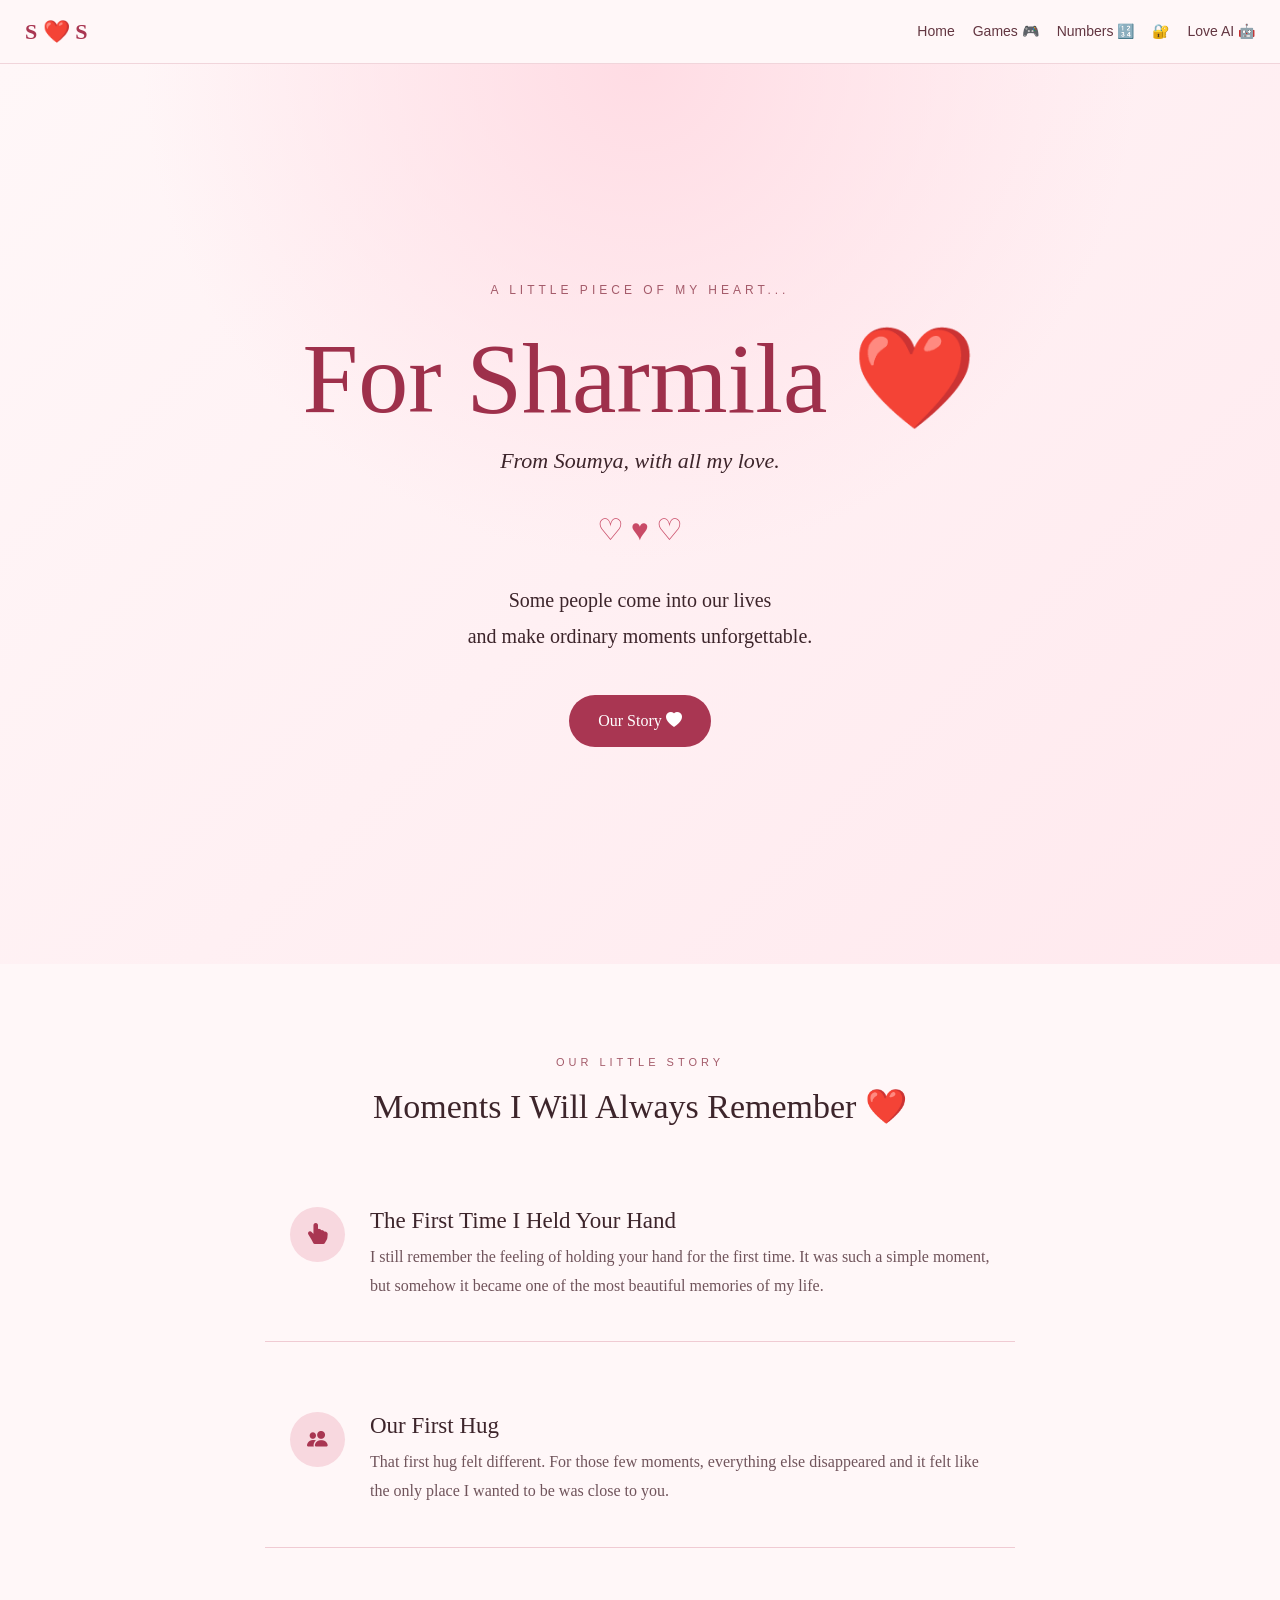
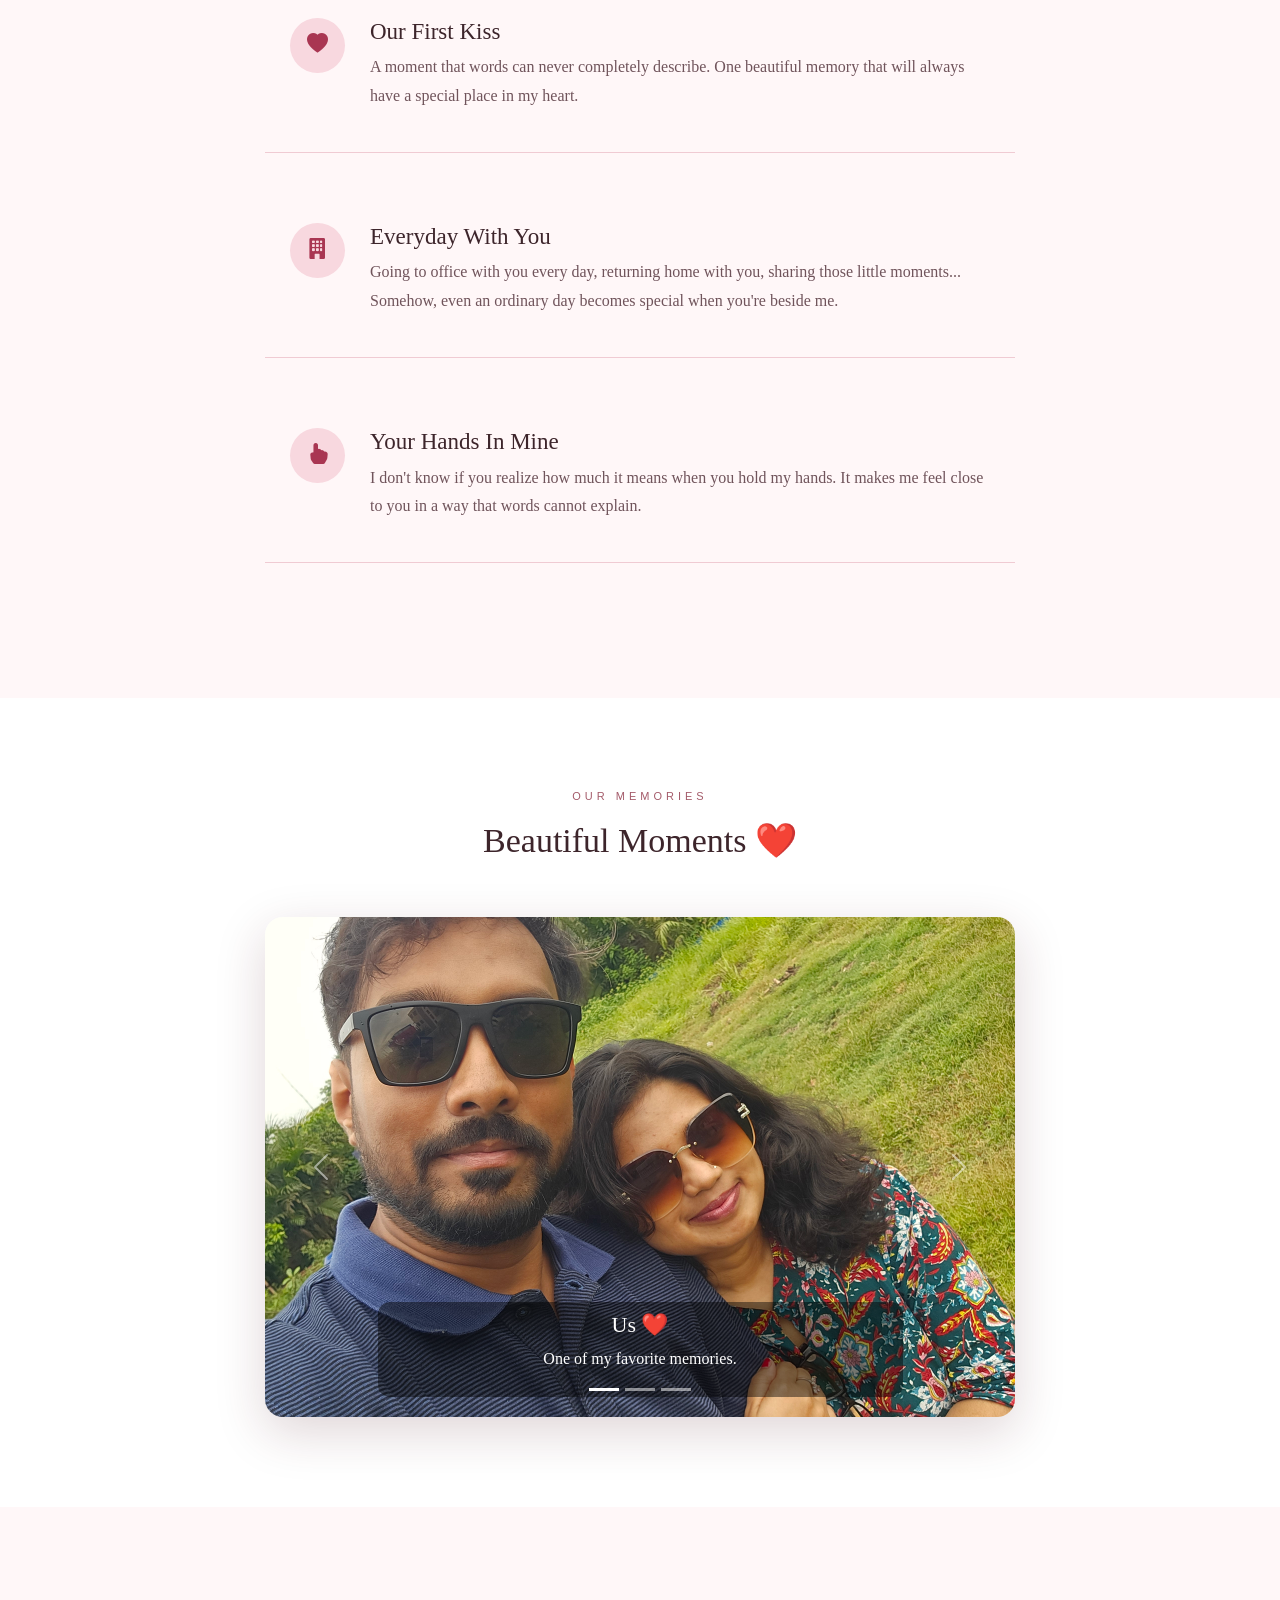
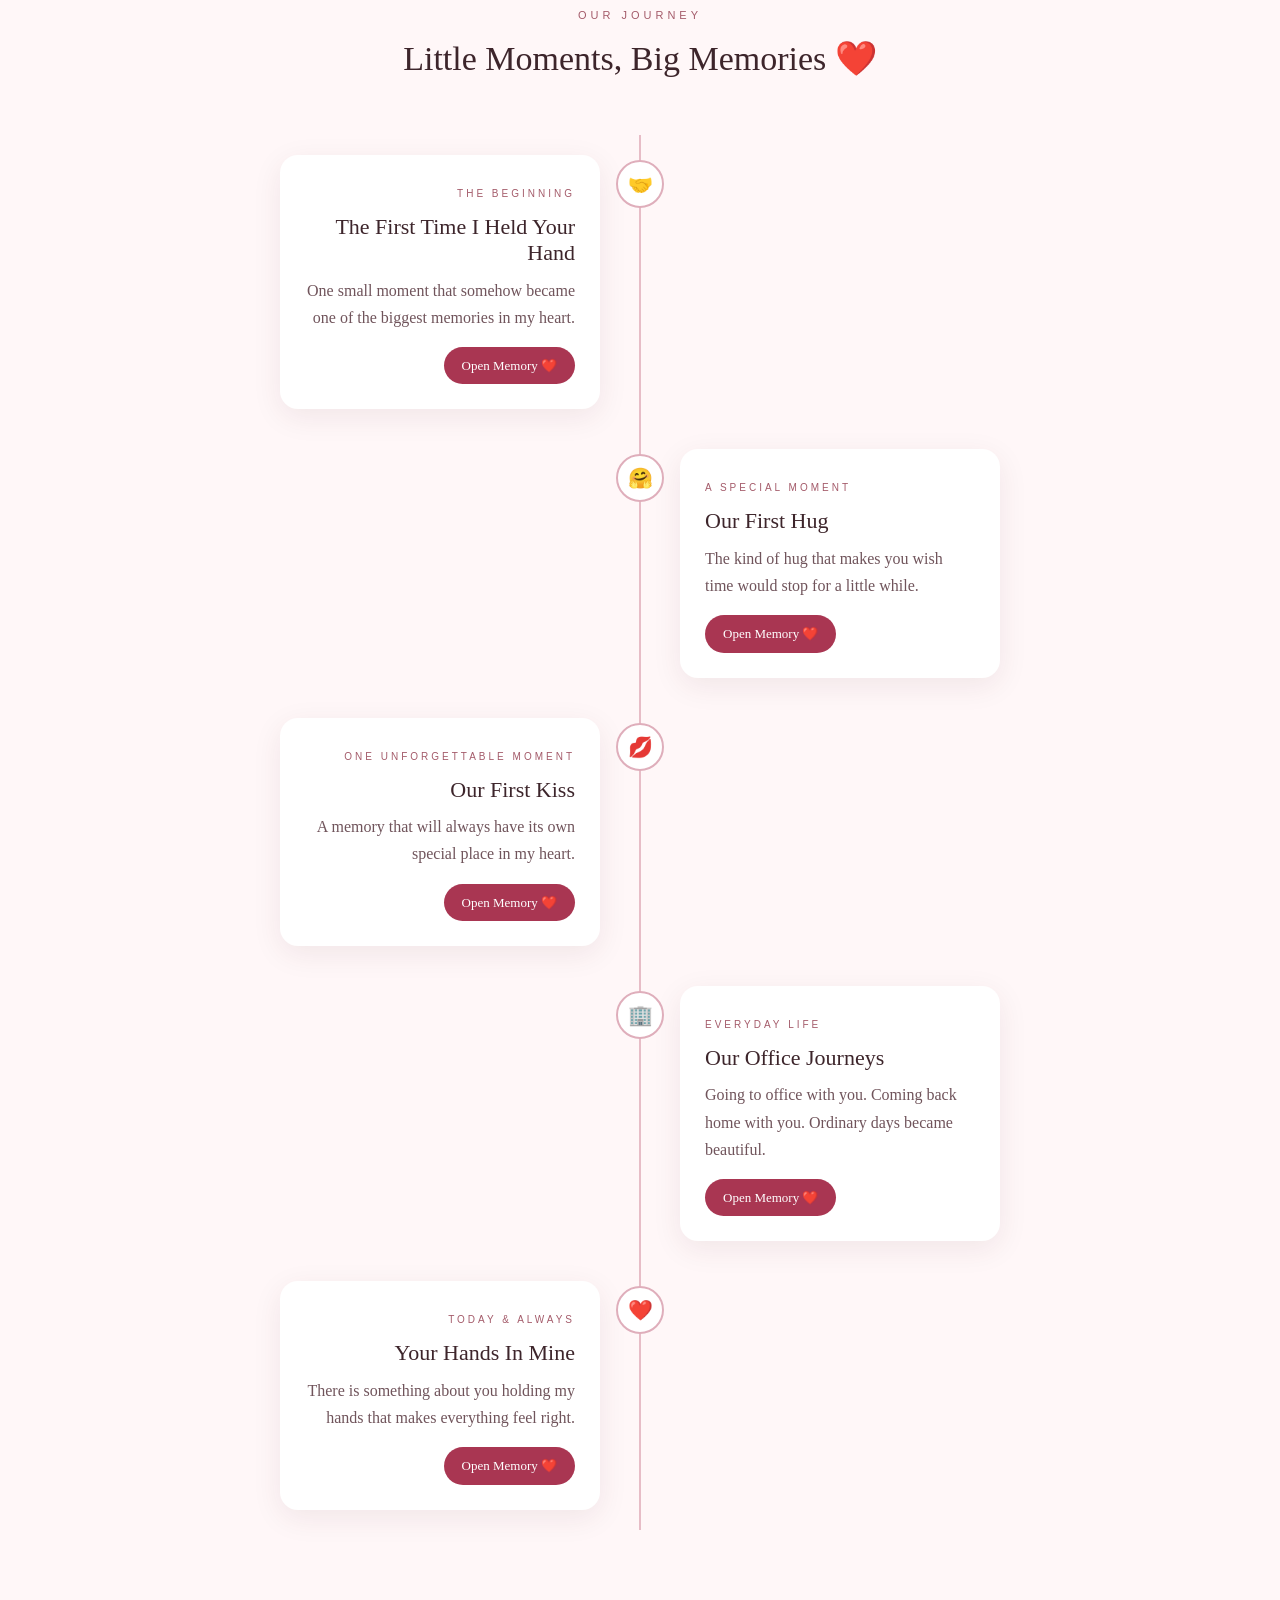
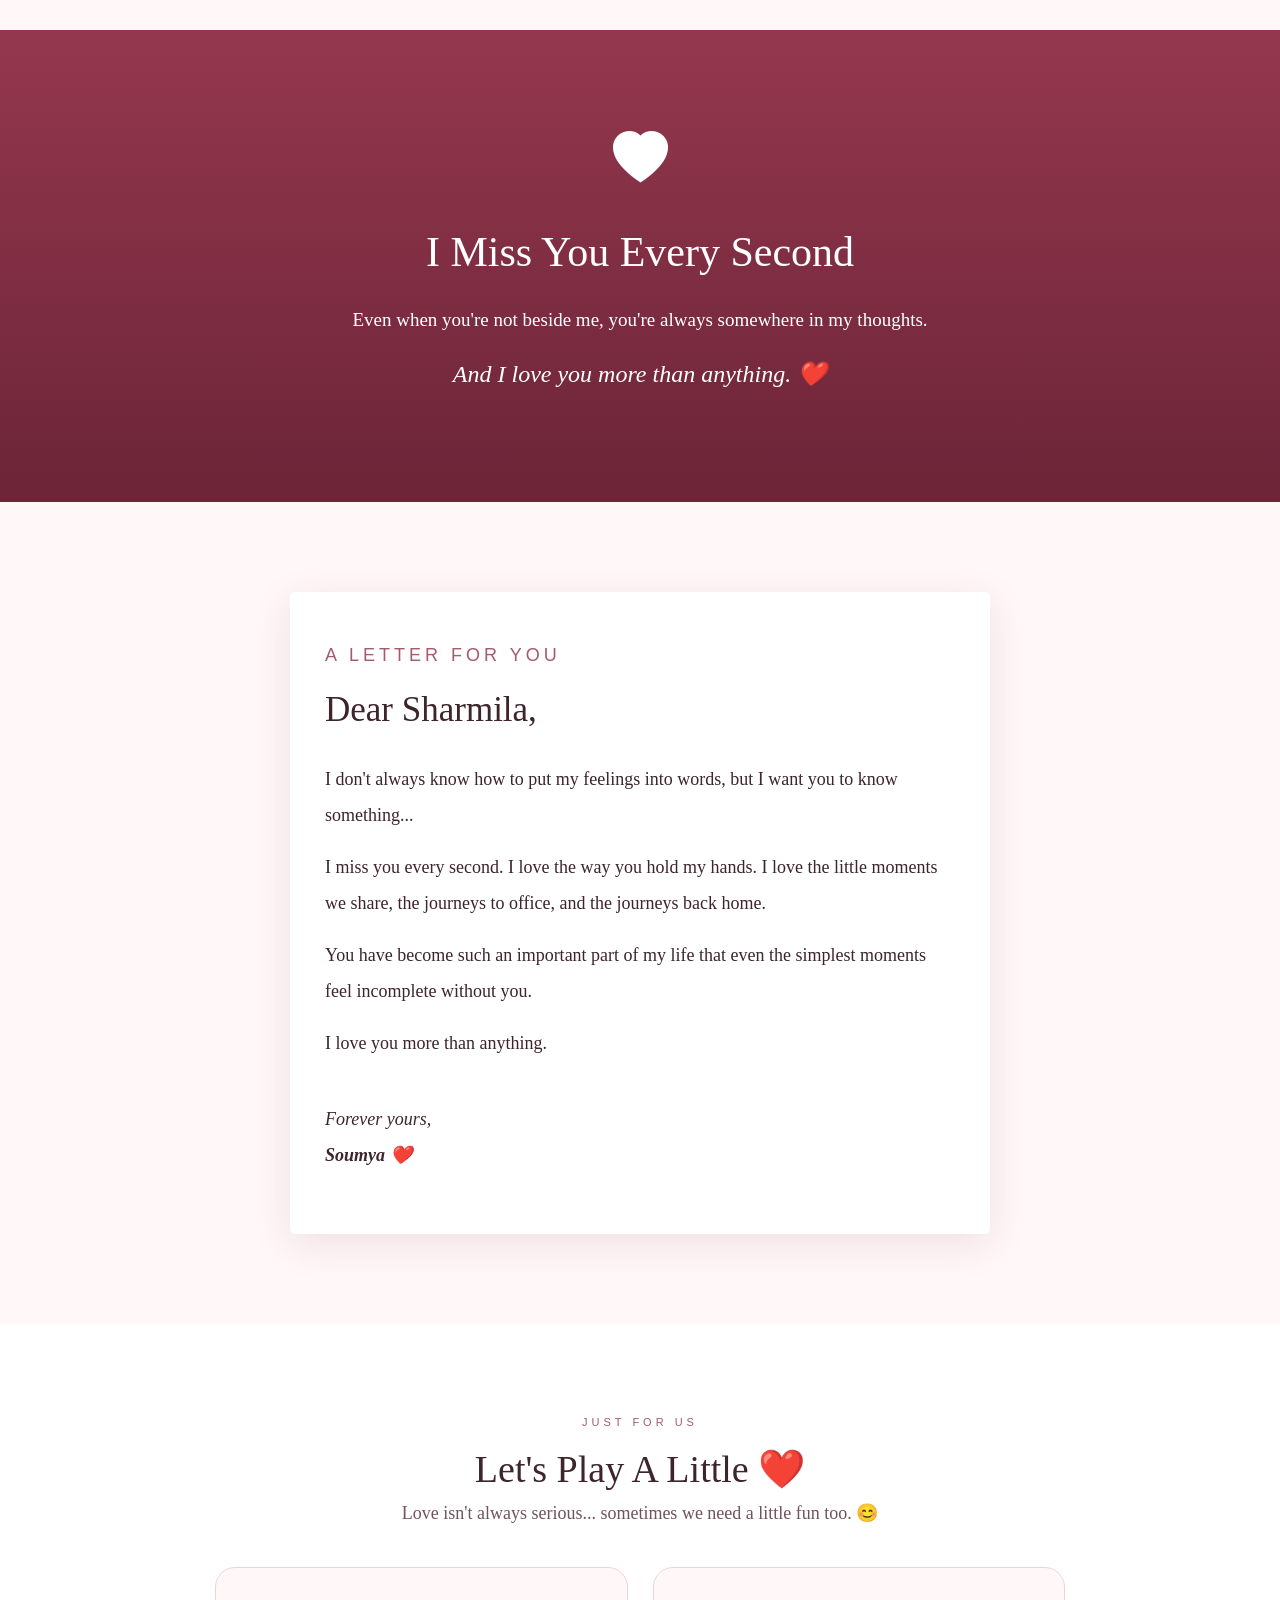
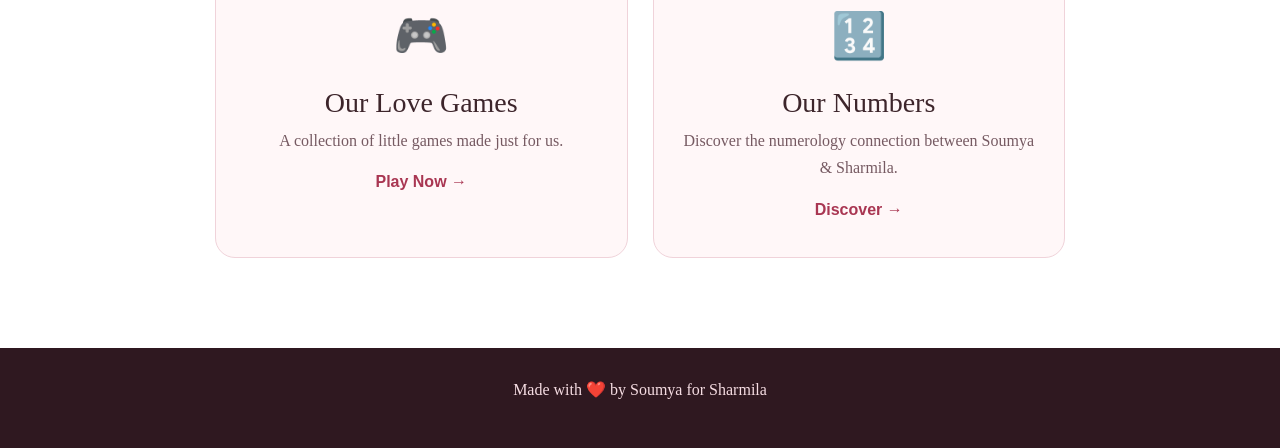
<file: index.html>
<!DOCTYPE html>
<html lang="en">
<head>
    <meta charset="UTF-8">
    <meta name="viewport" content="width=device-width, initial-scale=1.0">

    <title>For Sharmila ❤️</title>

    <!-- Bootstrap -->
    <link
        href="https://cdn.jsdelivr.net/npm/bootstrap@5.3.3/dist/css/bootstrap.min.css"
        rel="stylesheet"
    >

    <!-- Bootstrap Icons -->
    <link
        rel="stylesheet"
        href="https://cdn.jsdelivr.net/npm/bootstrap-icons@1.11.3/font/bootstrap-icons.min.css"
    >

    <!-- Our CSS -->
    <link rel="stylesheet" href="style.css">
</head>

<body>

<nav class="love-nav">

    <div class="nav-brand">
        S ❤️ S
    </div>

    <div class="nav-links">

        <a href="index.html">
            Home
        </a>

        <a href="games.html">
            Games 🎮
        </a>

        <a href="numerology.html">
            Numbers 🔢
        </a>

        <a href="secret.html">
            🔐
        </a>

        <a href="ai.html">
            Love AI 🤖
        </a>

    </div>

</nav>    

<!-- Floating Hearts -->
<div class="hearts"></div>

<!-- HERO -->
<section class="hero text-center">

    <div class="container">

        <p class="small-text">A little piece of my heart...</p>

        <h1>For Sharmila ❤️</h1>

        <p class="subtitle">
            From Soumya, with all my love.
        </p>

        <div class="heart-divider">♡ ♥ ♡</div>

        <p class="hero-message">
            Some people come into our lives<br>
            and make ordinary moments unforgettable.
        </p>

        <a href="#story" class="btn love-btn">
            Our Story <i class="bi bi-heart-fill"></i>
        </a>

    </div>

</section>


<!-- OUR STORY -->
<section id="story" class="story-section">

    <div class="container">

        <div class="section-title">
            <p>OUR LITTLE STORY</p>
            <h2>Moments I Will Always Remember ❤️</h2>
        </div>

        <!-- FIRST HAND HOLD -->
        <div class="memory">

            <div class="memory-icon">
                <i class="bi bi-hand-index-thumb-fill"></i>
            </div>

            <div>
                <h3>The First Time I Held Your Hand</h3>

                <p>
                    I still remember the feeling of holding your hand
                    for the first time. It was such a simple moment,
                    but somehow it became one of the most beautiful
                    memories of my life.
                </p>
            </div>

        </div>


        <!-- FIRST HUG -->
        <div class="memory">

            <div class="memory-icon">
                <i class="bi bi-people-fill"></i>
            </div>

            <div>
                <h3>Our First Hug</h3>

                <p>
                    That first hug felt different.
                    For those few moments, everything else disappeared
                    and it felt like the only place I wanted to be
                    was close to you.
                </p>
            </div>

        </div>


        <!-- FIRST KISS -->
        <div class="memory">

            <div class="memory-icon">
                <i class="bi bi-heart-fill"></i>
            </div>

            <div>
                <h3>Our First Kiss</h3>

                <p>
                    A moment that words can never completely describe.
                    One beautiful memory that will always have
                    a special place in my heart.
                </p>
            </div>

        </div>


        <!-- EVERYDAY -->
        <div class="memory">

            <div class="memory-icon">
                <i class="bi bi-building-fill"></i>
            </div>

            <div>
                <h3>Everyday With You</h3>

                <p>
                    Going to office with you every day,
                    returning home with you,
                    sharing those little moments...
                    Somehow, even an ordinary day becomes special
                    when you're beside me.
                </p>
            </div>

        </div>


        <!-- HANDS -->
        <div class="memory">

            <div class="memory-icon">
                <i class="bi bi-hand-index-fill"></i>
            </div>

            <div>
                <h3>Your Hands In Mine</h3>

                <p>
                    I don't know if you realize how much it means
                    when you hold my hands.
                    It makes me feel close to you in a way
                    that words cannot explain.
                </p>
            </div>

        </div>

    </div>

</section>


<!-- PHOTO CAROUSEL -->
<section class="photos-section">

    <div class="container">

        <div class="section-title">

            <p>OUR MEMORIES</p>

            <h2>Beautiful Moments ❤️</h2>

        </div>


        <div id="loveCarousel"
             class="carousel slide"
             data-bs-ride="carousel">

            <!-- Indicators -->

            <div class="carousel-indicators">

                <button type="button"
                        data-bs-target="#loveCarousel"
                        data-bs-slide-to="0"
                        class="active">
                </button>

                <button type="button"
                        data-bs-target="#loveCarousel"
                        data-bs-slide-to="1">
                </button>

                <button type="button"
                        data-bs-target="#loveCarousel"
                        data-bs-slide-to="2">
                </button>

            </div>


            <!-- Slides -->

            <div class="carousel-inner">

                <div class="carousel-item active">

                    <img src="images/20260605_092106.jpg"
                         class="d-block w-100"
                         alt="Our memory">

                    <div class="carousel-caption">

                        <h5>Us ❤️</h5>

                        <p>
                            One of my favorite memories.
                        </p>

                    </div>

                </div>


                <div class="carousel-item">

                    <img src="images/20260710_200113.jpg"
                         class="d-block w-100"
                         alt="Our memory">

                    <div class="carousel-caption">

                        <h5>With You</h5>

                        <p>
                            Every moment feels special.
                        </p>

                    </div>

                </div>


                <div class="carousel-item">

                    <img src="images/20260717_093556.jpg"
                         class="d-block w-100"
                         alt="Our memory">

                    <div class="carousel-caption">

                        <h5>Forever ❤️</h5>

                        <p>
                            A memory I want to keep forever.
                        </p>

                    </div>

                </div>

            </div>


            <!-- Previous -->

            <button class="carousel-control-prev"
                    type="button"
                    data-bs-target="#loveCarousel"
                    data-bs-slide="prev">

                <span class="carousel-control-prev-icon"></span>

            </button>


            <!-- Next -->

            <button class="carousel-control-next"
                    type="button"
                    data-bs-target="#loveCarousel"
                    data-bs-slide="next">

                <span class="carousel-control-next-icon"></span>

            </button>

        </div>

    </div>

</section>

<!-- OUR JOURNEY -->

<section class="journey-section">

    <div class="container">

        <div class="section-title">
            <p>OUR JOURNEY</p>
            <h2>Little Moments, Big Memories ❤️</h2>
        </div>

        <div class="timeline">

            <div class="timeline-item">
                <div class="timeline-dot">🤝</div>

                <div class="timeline-content">
                    <span>THE BEGINNING</span>
                    <h3>The First Time I Held Your Hand</h3>
                    <p>
                        One small moment that somehow became
                        one of the biggest memories in my heart.
                    </p>

                    <button onclick="showMemory('hand')">
                        Open Memory ❤️
                    </button>
                </div>
            </div>


            <div class="timeline-item">
                <div class="timeline-dot">🤗</div>

                <div class="timeline-content">
                    <span>A SPECIAL MOMENT</span>
                    <h3>Our First Hug</h3>
                    <p>
                        The kind of hug that makes you wish
                        time would stop for a little while.
                    </p>

                    <button onclick="showMemory('hug')">
                        Open Memory ❤️
                    </button>
                </div>
            </div>


            <div class="timeline-item">
                <div class="timeline-dot">💋</div>

                <div class="timeline-content">
                    <span>ONE UNFORGETTABLE MOMENT</span>
                    <h3>Our First Kiss</h3>
                    <p>
                        A memory that will always have
                        its own special place in my heart.
                    </p>

                    <button onclick="showMemory('kiss')">
                        Open Memory ❤️
                    </button>
                </div>
            </div>


            <div class="timeline-item">
                <div class="timeline-dot">🏢</div>

                <div class="timeline-content">
                    <span>EVERYDAY LIFE</span>
                    <h3>Our Office Journeys</h3>
                    <p>
                        Going to office with you.
                        Coming back home with you.
                        Ordinary days became beautiful.
                    </p>

                    <button onclick="showMemory('office')">
                        Open Memory ❤️
                    </button>
                </div>
            </div>


            <div class="timeline-item">
                <div class="timeline-dot">❤️</div>

                <div class="timeline-content">
                    <span>TODAY & ALWAYS</span>
                    <h3>Your Hands In Mine</h3>
                    <p>
                        There is something about you holding
                        my hands that makes everything feel right.
                    </p>

                    <button onclick="showMemory('hands')">
                        Open Memory ❤️
                    </button>
                </div>
            </div>

        </div>

    </div>

</section>


<!-- MEMORY POPUP -->

<div id="memoryModal" class="memory-modal">

    <div class="memory-modal-box">

        <button
            class="close-memory"
            onclick="closeMemory()">
            ×
        </button>

        <div id="memoryIcon"></div>

        <h2 id="memoryTitle"></h2>

        <p id="memoryText"></p>

        <div class="memory-heart">
            ❤️
        </div>

    </div>

</div>

<!-- MISS YOU -->
<section class="miss-section text-center">

    <div class="container">

        <i class="bi bi-heart-fill big-heart"></i>

        <h2>I Miss You Every Second</h2>

        <p>
            Even when you're not beside me,
            you're always somewhere in my thoughts.
        </p>

        <p class="love-line">
            And I love you more than anything. ❤️
        </p>

    </div>

</section>


<!-- LOVE LETTER -->
<section class="letter-section">

    <div class="container">

        <div class="letter">

            <p class="letter-small">A LETTER FOR YOU</p>

            <h2>Dear Sharmila,</h2>

            <p>
                I don't always know how to put my feelings into words,
                but I want you to know something...
            </p>

            <p>
                I miss you every second.
                I love the way you hold my hands.
                I love the little moments we share,
                the journeys to office,
                and the journeys back home.
            </p>

            <p>
                You have become such an important part of my life
                that even the simplest moments feel incomplete
                without you.
            </p>

            <p>
                I love you more than anything.
            </p>

            <p class="signature">
                Forever yours,<br>
                <strong>Soumya ❤️</strong>
            </p>

        </div>

    </div>

</section>

<!-- LOVE GAMES PREVIEW -->

<section class="games-preview">

    <div class="container text-center">

        <p class="section-label">JUST FOR US</p>

        <h2>Let's Play A Little ❤️</h2>

        <p class="games-intro">
            Love isn't always serious...
            sometimes we need a little fun too. 😊
        </p>

        <div class="game-card-container">

            <a href="games.html" class="game-card">
                <div class="game-card-icon">🎮</div>
                <h3>Our Love Games</h3>
                <p>
                    A collection of little games made just for us.
                </p>
                <span>Play Now →</span>
            </a>

            <a href="numerology.html" class="game-card">
                <div class="game-card-icon">🔢</div>
                <h3>Our Numbers</h3>
                <p>
                    Discover the numerology connection between
                    Soumya & Sharmila.
                </p>
                <span>Discover →</span>
            </a>

        </div>

    </div>

</section>
    
<!-- FOOTER -->

<footer>

    <p>
        Made with ❤️ by Soumya for Sharmila
    </p>

</footer>


<!-- Bootstrap JS -->

<script
    src="https://cdn.jsdelivr.net/npm/bootstrap@5.3.3/dist/js/bootstrap.bundle.min.js">
</script>

<!-- Our JS -->

<script src="script.js"></script>

</body>
</html>
</file>
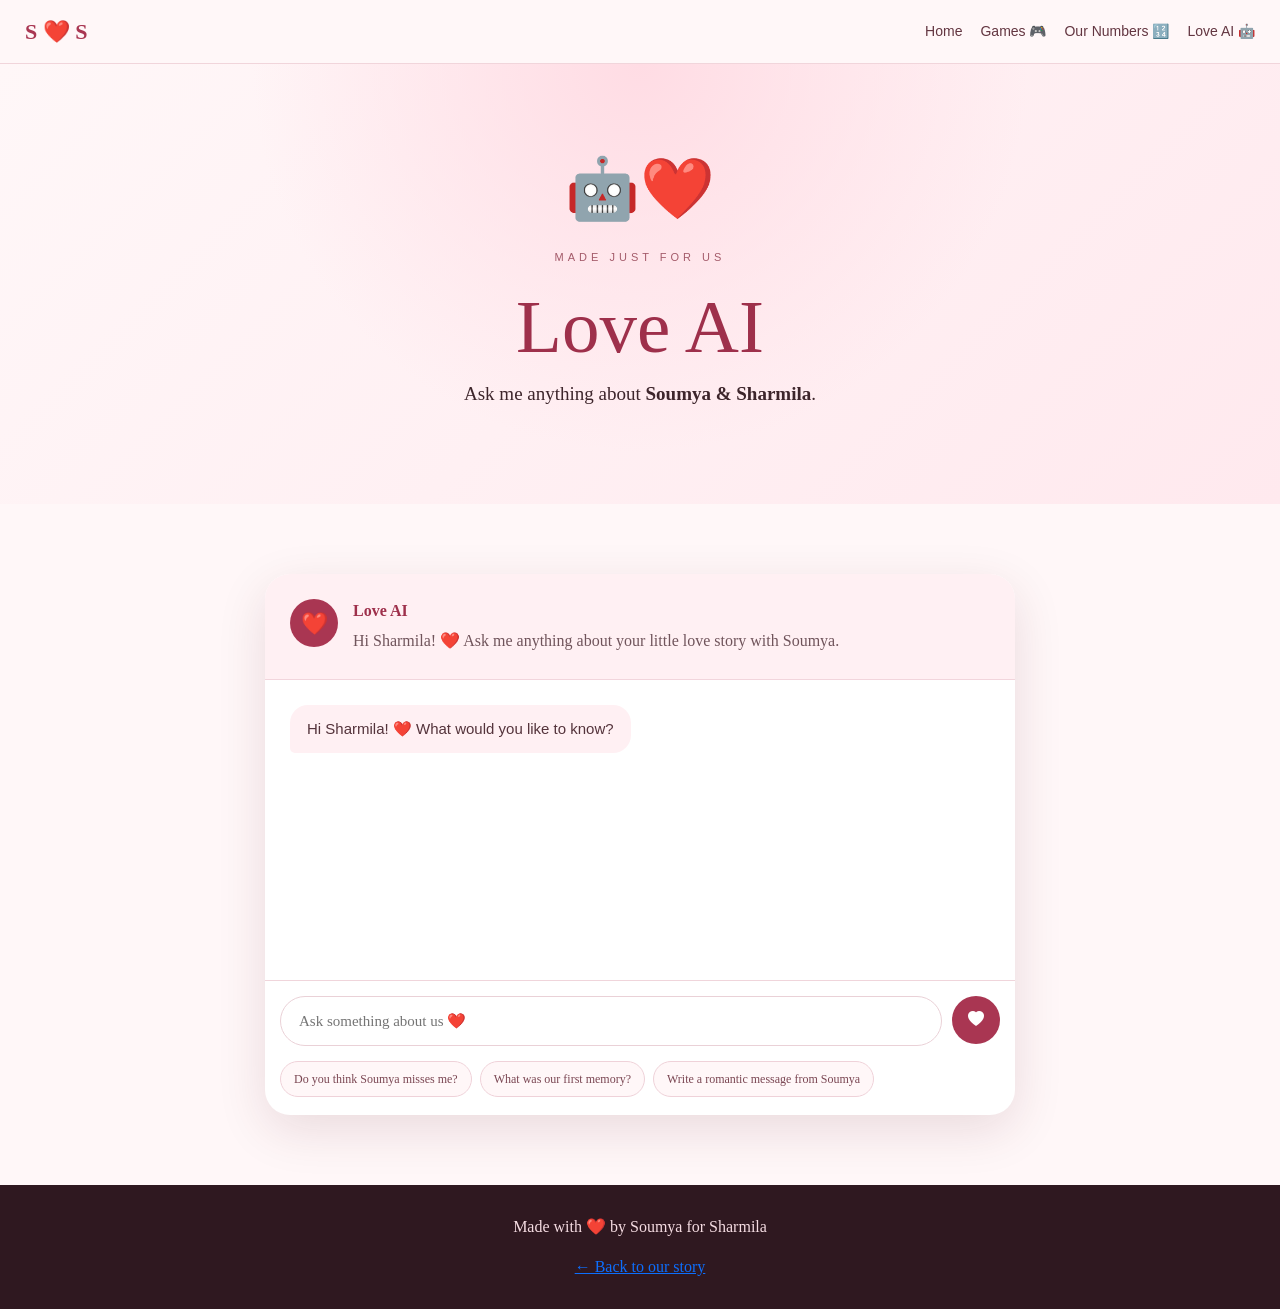
<file: ai.html>
<!DOCTYPE html>
<html lang="en">

<head>

    <meta charset="UTF-8">

    <meta name="viewport"
          content="width=device-width, initial-scale=1.0">

    <title>Love AI ❤️ | Soumya & Sharmila</title>

    <link
        href="https://cdn.jsdelivr.net/npm/bootstrap@5.3.3/dist/css/bootstrap.min.css"
        rel="stylesheet">

    <link
        rel="stylesheet"
        href="https://cdn.jsdelivr.net/npm/bootstrap-icons@1.11.3/font/bootstrap-icons.min.css">

    <link rel="stylesheet" href="style.css">

</head>


<body>

<div class="hearts"></div>


<!-- NAVIGATION -->

<nav class="love-nav">

    <div class="nav-brand">
        S ❤️ S
    </div>

    <div class="nav-links">

        <a href="index.html">
            Home
        </a>

        <a href="games.html">
            Games 🎮
        </a>

        <a href="numerology.html">
            Our Numbers 🔢
        </a>

        <a href="ai.html">
            Love AI 🤖
        </a>

    </div>

</nav>


<!-- AI HEADER -->

<section class="ai-header">

    <div class="container text-center">

        <div class="ai-icon">
            🤖❤️
        </div>

        <p class="section-label">
            MADE JUST FOR US
        </p>

        <h1>
            Love AI
        </h1>

        <p>
            Ask me anything about
            <strong>Soumya & Sharmila</strong>.
        </p>

    </div>

</section>


<!-- CHAT -->

<section class="ai-chat-section">

    <div class="container">

        <div class="ai-chat-box">

            <!-- AI INTRO -->

            <div class="ai-welcome">

                <div class="ai-avatar">
                    ❤️
                </div>

                <div>

                    <strong>
                        Love AI
                    </strong>

                    <p>
                        Hi Sharmila! ❤️
                        Ask me anything about
                        your little love story with Soumya.
                    </p>

                </div>

            </div>


            <!-- CHAT MESSAGES -->

            <div id="chatMessages"
                 class="chat-messages">

                <div class="message ai">

                    <div class="message-bubble">

                        Hi Sharmila! ❤️
                        What would you like to know?

                    </div>

                </div>

            </div>


            <!-- TYPING -->

            <div id="typing"
                 class="typing"
                 style="display: none;">

                Love AI is thinking
                <span>•••</span>

            </div>


            <!-- INPUT -->

            <div class="chat-input-area">

                <input
                    type="text"
                    id="userMessage"
                    placeholder="Ask something about us ❤️"
                    autocomplete="off">

                <button
                    type="button"
                    id="sendMessage"
                    aria-label="Send message">

                    <i class="bi bi-heart-fill"></i>

                </button>

            </div>


            <!-- SUGGESTIONS -->

            <div class="suggestions">

                <button
                    type="button"
                    class="suggestion">

                    Do you think Soumya misses me?

                </button>


                <button
                    type="button"
                    class="suggestion">

                    What was our first memory?

                </button>


                <button
                    type="button"
                    class="suggestion">

                    Write a romantic message from Soumya

                </button>

            </div>

        </div>

    </div>

</section>


<!-- FOOTER -->

<footer>

    <p>
        Made with ❤️ by Soumya for Sharmila
    </p>

    <a href="index.html">
        ← Back to our story
    </a>

</footer>


<!-- BOOTSTRAP -->

<script
    src="https://cdn.jsdelivr.net/npm/bootstrap@5.3.3/dist/js/bootstrap.bundle.min.js">
</script>


<!-- YOUR JAVASCRIPT -->

<script src="script.js"></script>

</body>

</html>
</file>
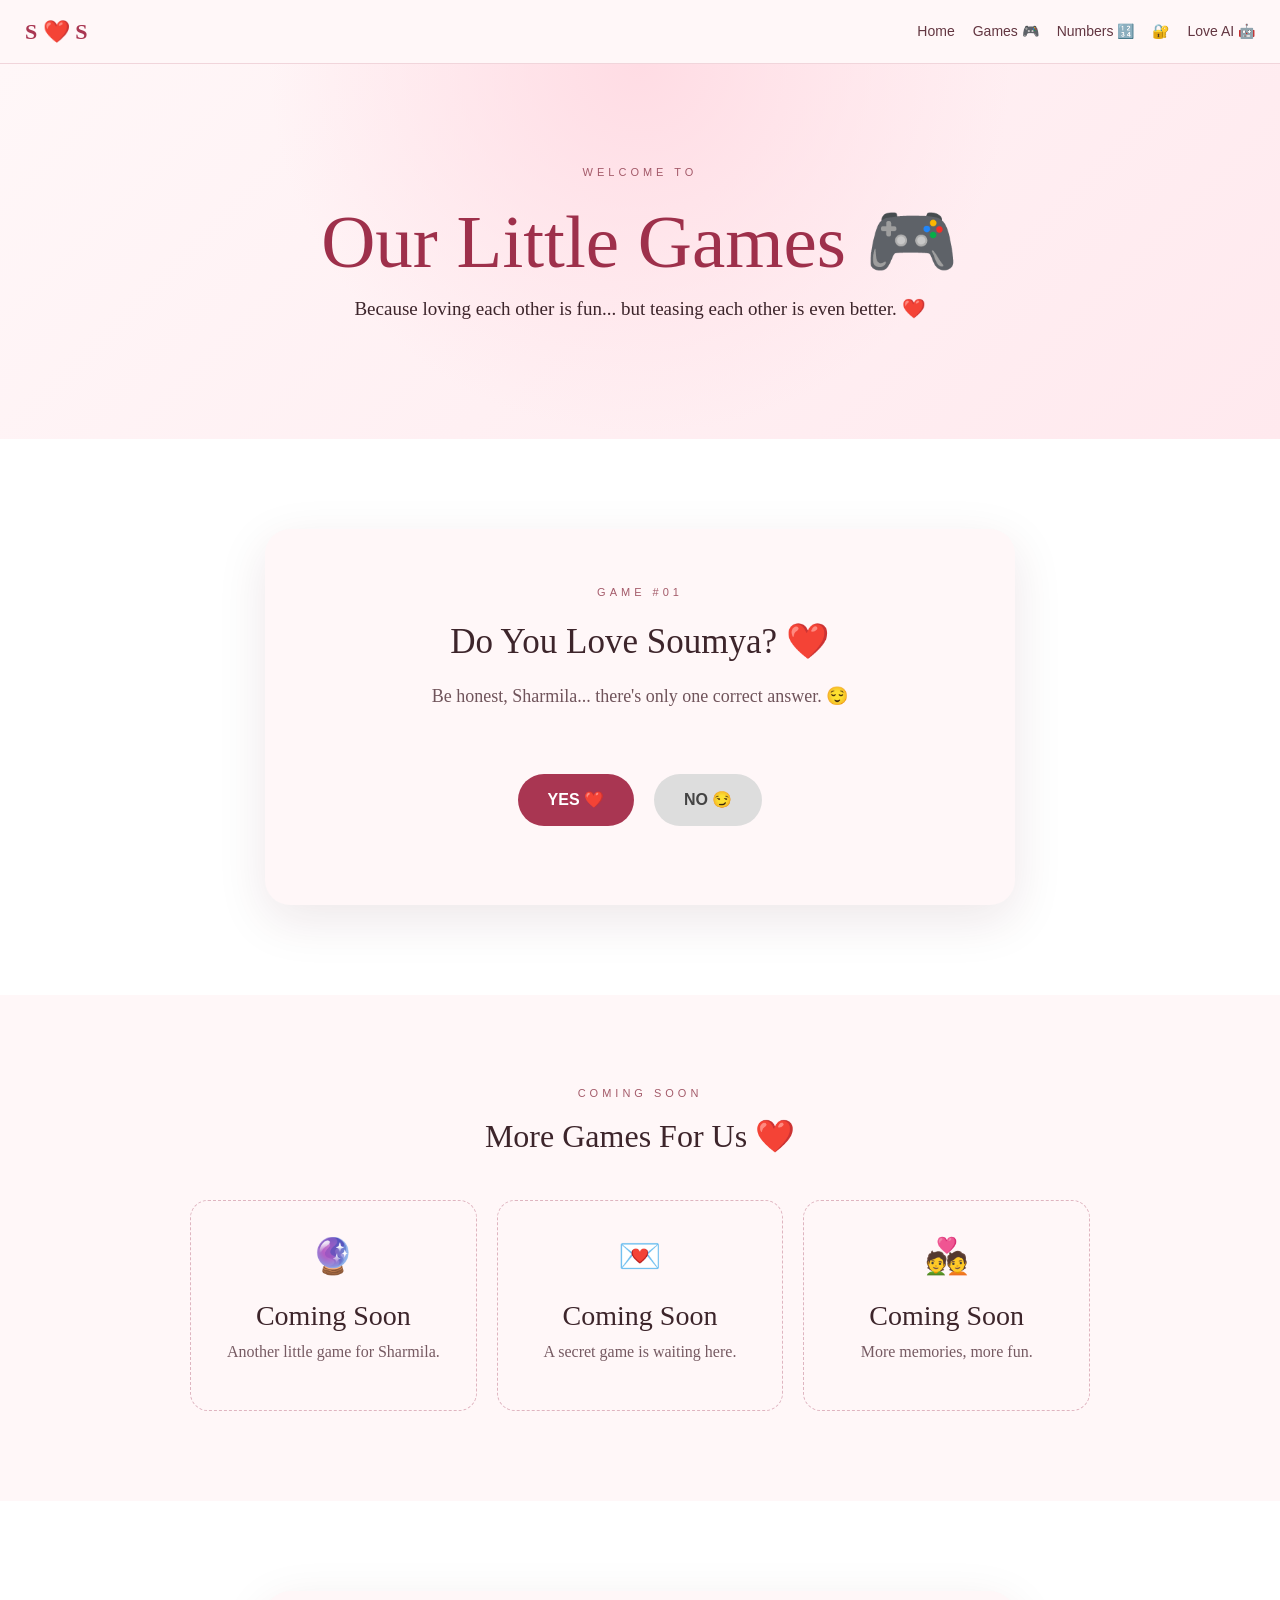
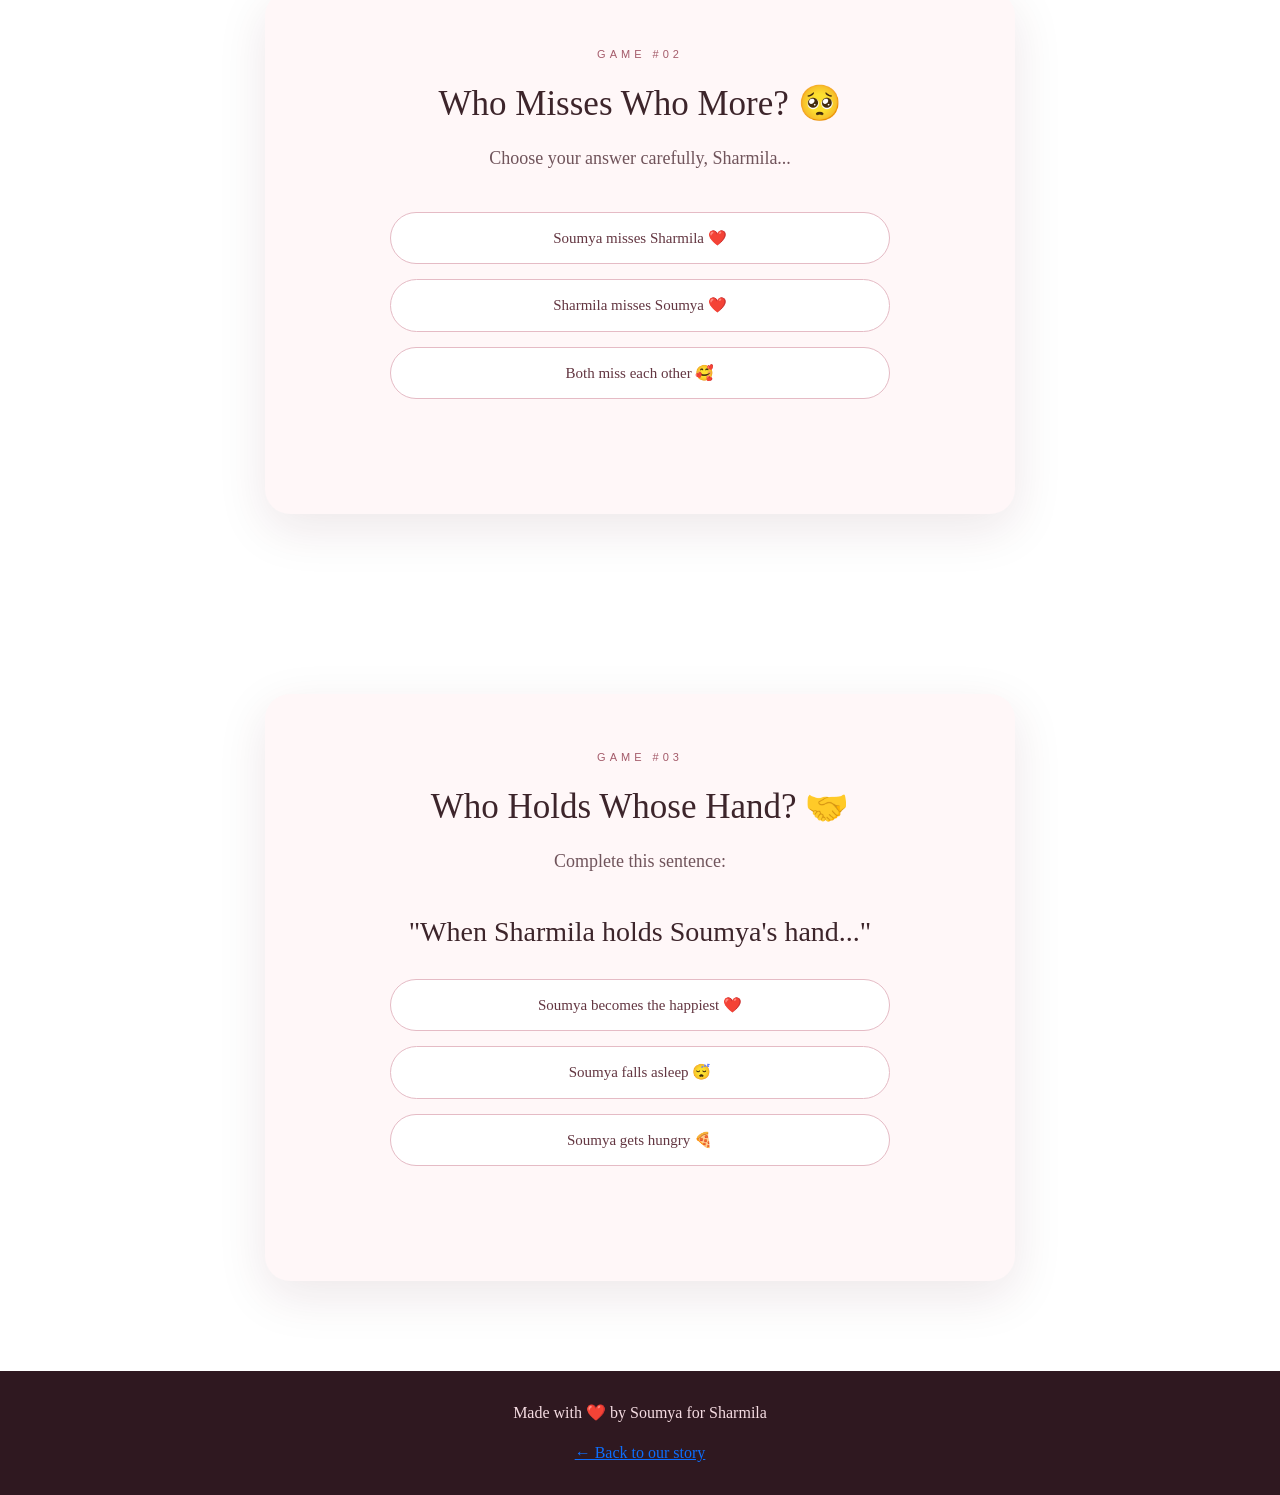
<file: games.html>
<!DOCTYPE html>
<html lang="en">

<head>

    <meta charset="UTF-8">

    <meta name="viewport"
          content="width=device-width, initial-scale=1.0">

    <title>Our Love Games ❤️</title>

    <link
        href="https://cdn.jsdelivr.net/npm/bootstrap@5.3.3/dist/css/bootstrap.min.css"
        rel="stylesheet">

    <link
        rel="stylesheet"
        href="https://cdn.jsdelivr.net/npm/bootstrap-icons@1.11.3/font/bootstrap-icons.min.css">

    <link rel="stylesheet" href="style.css">

</head>


<body>

<div class="hearts"></div>


<!-- NAVIGATION -->

<nav class="love-nav">

    <div class="nav-brand">
        S ❤️ S
    </div>

    <div class="nav-links">

        <a href="index.html">
            Home
        </a>

        <a href="games.html">
            Games 🎮
        </a>

        <a href="numerology.html">
            Numbers 🔢
        </a>

        <a href="secret.html">
            🔐
        </a>

        <a href="ai.html">
            Love AI 🤖
        </a>

    </div>

</nav>


<!-- GAMES HEADER -->

<section class="game-header">

    <div class="container text-center">

        <p class="section-label">
            WELCOME TO
        </p>

        <h1>
            Our Little Games 🎮
        </h1>

        <p>
            Because loving each other is fun...
            but teasing each other is even better. ❤️
        </p>

    </div>

</section>


<!-- GAME 1 -->

<section class="game-section">

    <div class="container">

        <div class="love-game">

            <div class="game-number">
                GAME #01
            </div>

            <h2>
                Do You Love Soumya? ❤️
            </h2>

            <p class="game-question">
                Be honest, Sharmila...
                there's only one correct answer. 😌
            </p>


            <div class="answer-area">

                <button
                    id="yesButton"
                    class="answer-btn yes-btn">

                    YES ❤️

                </button>


                <button
                    id="noButton"
                    class="answer-btn no-btn">

                    NO 😏

                </button>

            </div>


            <div
                id="yesMessage"
                class="yes-message">

                ❤️ I KNEW IT! ❤️

                <br>

                <span>
                    Soumya loves Sharmila more anyway. 😌
                </span>

            </div>

        </div>

    </div>

</section>


<!-- FUTURE GAMES -->

<section class="future-games">

    <div class="container text-center">

        <p class="section-label">
            COMING SOON
        </p>

        <h2>
            More Games For Us ❤️
        </h2>

        <div class="future-game-grid">

            <div class="future-game">
                <span>🔮</span>
                <h3>Coming Soon</h3>
                <p>
                    Another little game for Sharmila.
                </p>
            </div>


            <div class="future-game">
                <span>💌</span>
                <h3>Coming Soon</h3>
                <p>
                    A secret game is waiting here.
                </p>
            </div>


            <div class="future-game">
                <span>💑</span>
                <h3>Coming Soon</h3>
                <p>
                    More memories, more fun.
                </p>
            </div>

        </div>

    </div>

</section>

<!-- GAME 2 -->

<section class="game-section game-two">

    <div class="container">

        <div class="love-game">

            <div class="game-number">
                GAME #02
            </div>

            <h2>
                Who Misses Who More? 🥺
            </h2>

            <p class="game-question">
                Choose your answer carefully, Sharmila...
            </p>

            <div class="miss-game-options">

                <button onclick="chooseMissing('soumya')">
                    Soumya misses Sharmila ❤️
                </button>

                <button onclick="chooseMissing('sharmila')">
                    Sharmila misses Soumya ❤️
                </button>

                <button onclick="chooseMissing('both')">
                    Both miss each other 🥰
                </button>

            </div>

            <div
                id="missingResult"
                class="game-result">
            </div>

        </div>

    </div>

</section>


<!-- GAME 3 -->

<section class="game-section">

    <div class="container">

        <div class="love-game">

            <div class="game-number">
                GAME #03
            </div>

            <h2>
                Who Holds Whose Hand? 🤝
            </h2>

            <p class="game-question">
                Complete this sentence:
            </p>

            <h3>
                "When Sharmila holds Soumya's hand..."
            </h3>

            <div class="sentence-options">

                <button onclick="completeSentence('happy')">
                    Soumya becomes the happiest ❤️
                </button>

                <button onclick="completeSentence('sleepy')">
                    Soumya falls asleep 😴
                </button>

                <button onclick="completeSentence('hungry')">
                    Soumya gets hungry 🍕
                </button>

            </div>

            <div
                id="sentenceResult"
                class="game-result">
            </div>

        </div>

    </div>

</section>

<!-- FOOTER -->

<footer>

    <p>
        Made with ❤️ by Soumya for Sharmila
    </p>

    <a href="index.html">
        ← Back to our story
    </a>

</footer>


<script
    src="https://cdn.jsdelivr.net/npm/bootstrap@5.3.3/dist/js/bootstrap.bundle.min.js">
</script>

<script src="script.js"></script>

</body>

</html>
</file>
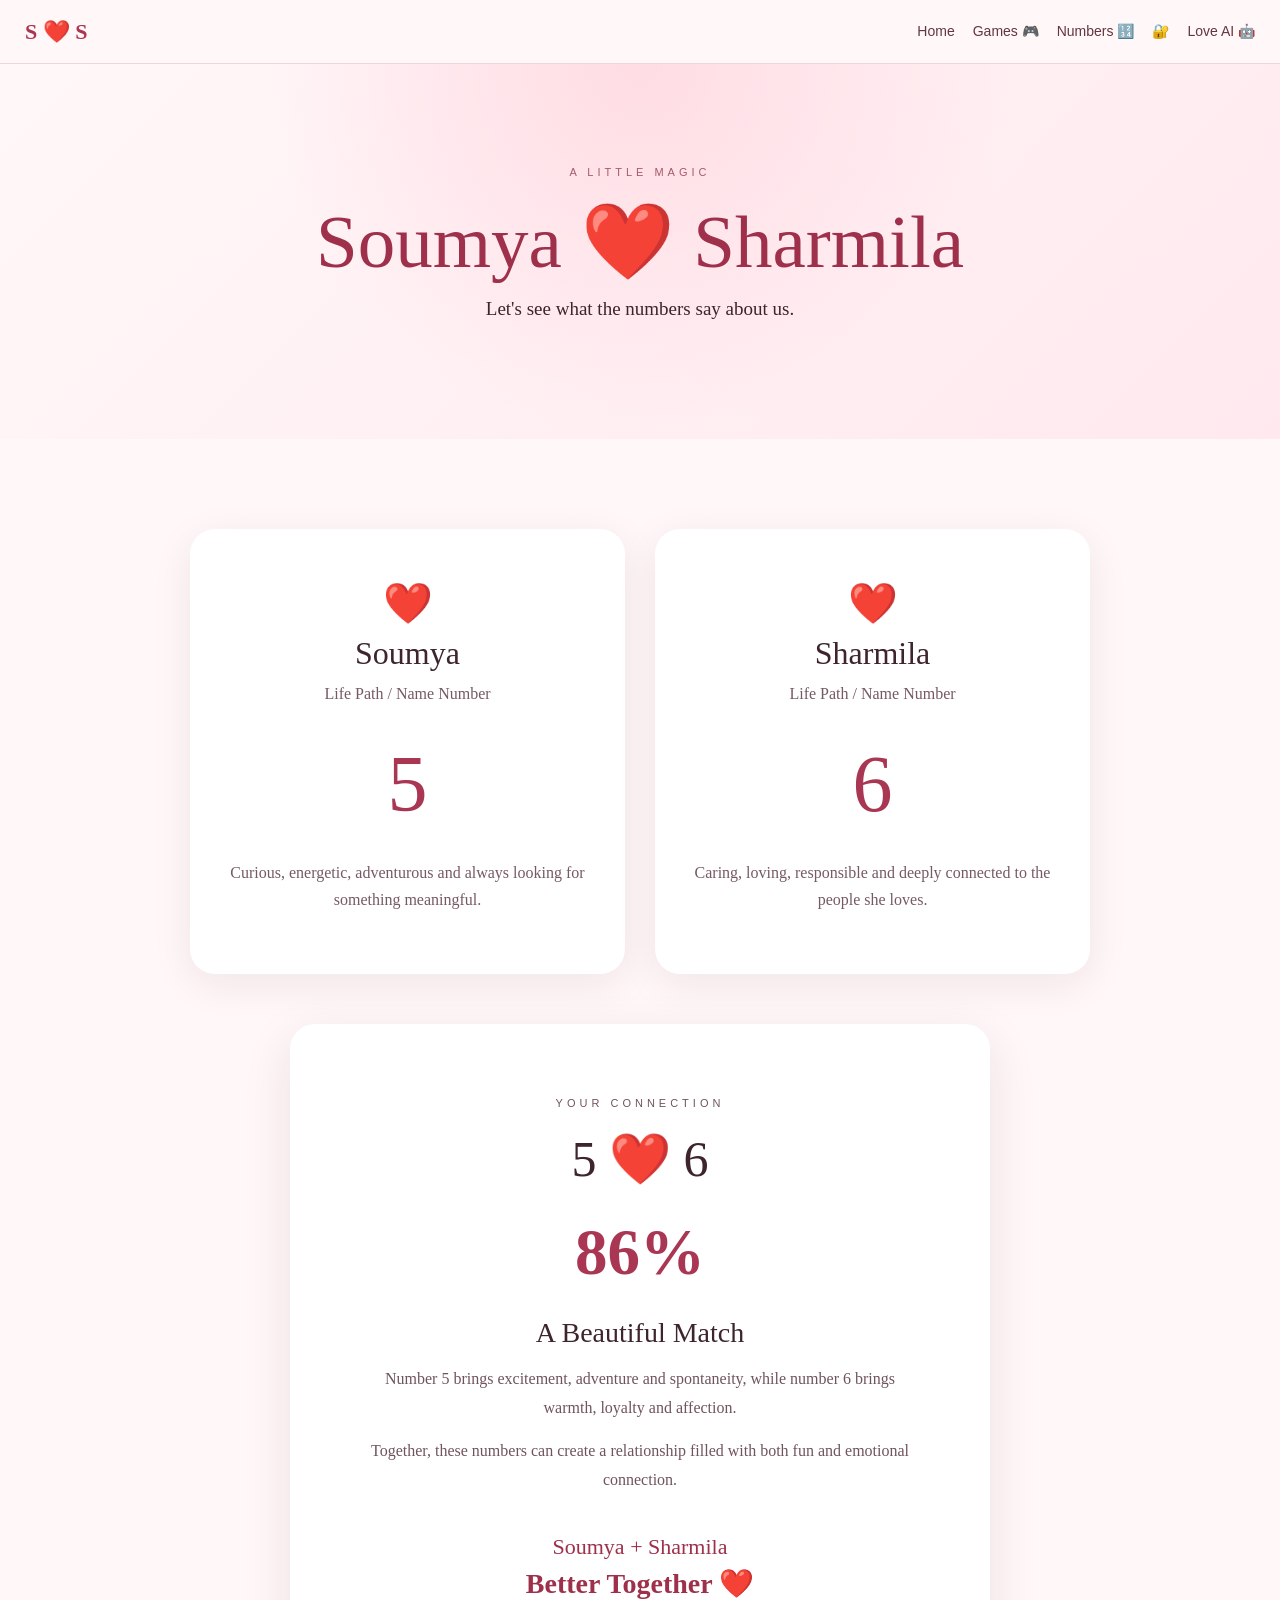
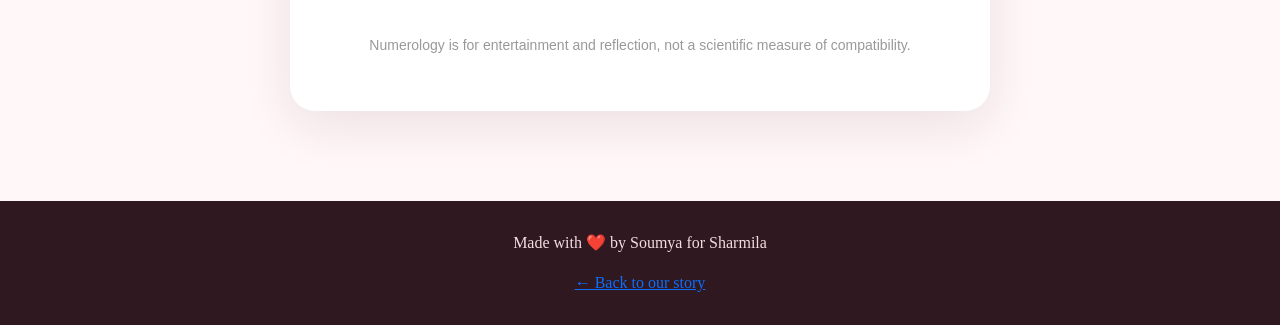
<file: numerology.html>
<!DOCTYPE html>
<html lang="en">

<head>

    <meta charset="UTF-8">

    <meta name="viewport"
          content="width=device-width, initial-scale=1.0">

    <title>Soumya ❤️ Sharmila | Our Numbers</title>

    <link
        href="https://cdn.jsdelivr.net/npm/bootstrap@5.3.3/dist/css/bootstrap.min.css"
        rel="stylesheet">

    <link
        rel="stylesheet"
        href="https://cdn.jsdelivr.net/npm/bootstrap-icons@1.11.3/font/bootstrap-icons.min.css">

    <link rel="stylesheet" href="style.css">

</head>


<body>

<div class="hearts"></div>


<!-- NAVIGATION -->
<nav class="love-nav">

    <div class="nav-brand">
        S ❤️ S
    </div>

    <div class="nav-links">

        <a href="index.html">
            Home
        </a>

        <a href="games.html">
            Games 🎮
        </a>

        <a href="numerology.html">
            Numbers 🔢
        </a>

        <a href="secret.html">
            🔐
        </a>

        <a href="ai.html">
            Love AI 🤖
        </a>

    </div>

</nav>

<!-- HEADER -->

<section class="numerology-header">

    <div class="container text-center">

        <p class="section-label">
            A LITTLE MAGIC
        </p>

        <h1>
            Soumya ❤️ Sharmila
        </h1>

        <p>
            Let's see what the numbers say about us.
        </p>

    </div>

</section>


<!-- NUMBERS -->

<section class="numerology-section">

    <div class="container">

        <div class="number-grid">


            <!-- SOUMYA -->

            <div class="number-card">

                <div class="number-heart">
                    ❤️
                </div>

                <h2>
                    Soumya
                </h2>

                <p>
                    Life Path / Name Number
                </p>

                <div class="big-number">
                    5
                </div>

                <p>
                    Curious, energetic, adventurous
                    and always looking for something meaningful.
                </p>

            </div>


            <!-- SHARMILA -->

            <div class="number-card">

                <div class="number-heart">
                    ❤️
                </div>

                <h2>
                    Sharmila
                </h2>

                <p>
                    Life Path / Name Number
                </p>

                <div class="big-number">
                    6
                </div>

                <p>
                    Caring, loving, responsible
                    and deeply connected to the people she loves.
                </p>

            </div>

        </div>


        <!-- COMPATIBILITY -->

        <div class="compatibility-card">

            <p class="section-label">
                YOUR CONNECTION
            </p>

            <h2>
                5 ❤️ 6
            </h2>

            <div class="compatibility-score">
                86%
            </div>

            <h3>
                A Beautiful Match
            </h3>

            <p>
                Number 5 brings excitement, adventure and spontaneity,
                while number 6 brings warmth, loyalty and affection.
            </p>

            <p>
                Together, these numbers can create a relationship
                filled with both fun and emotional connection.
            </p>

            <div class="final-numerology">
                Soumya + Sharmila
                <br>
                <strong>Better Together ❤️</strong>
            </div>

            <small>
                Numerology is for entertainment and reflection,
                not a scientific measure of compatibility.
            </small>

        </div>

    </div>

</section>


<footer>

    <p>
        Made with ❤️ by Soumya for Sharmila
    </p>

    <a href="index.html">
        ← Back to our story
    </a>

</footer>


<script
    src="https://cdn.jsdelivr.net/npm/bootstrap@5.3.3/dist/js/bootstrap.bundle.min.js">
</script>

<script src="script.js"></script>

</body>

</html>
</file>
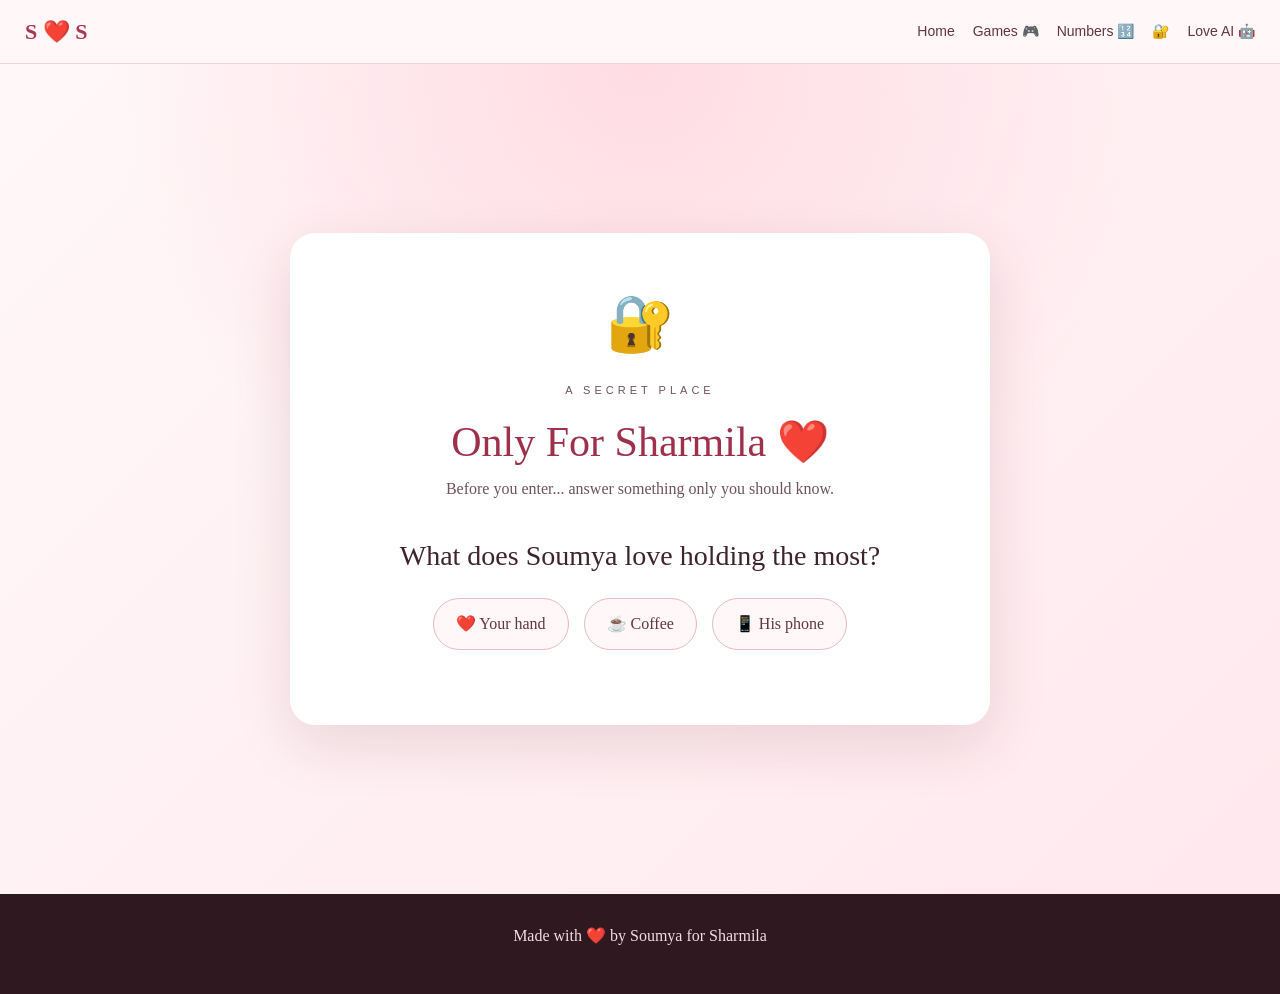
<file: secret.html>
<!DOCTYPE html>
<html lang="en">
<head>
    <meta charset="UTF-8">
    <meta name="viewport" content="width=device-width, initial-scale=1.0">

    <title>Just For You ❤️</title>

    <link
        href="https://cdn.jsdelivr.net/npm/bootstrap@5.3.3/dist/css/bootstrap.min.css"
        rel="stylesheet">

    <link rel="stylesheet" href="style.css">
</head>

<body>

<div class="hearts"></div>

<nav class="love-nav">

    <div class="nav-brand">
        S ❤️ S
    </div>

    <div class="nav-links">

        <a href="index.html">
            Home
        </a>

        <a href="games.html">
            Games 🎮
        </a>

        <a href="numerology.html">
            Numbers 🔢
        </a>

        <a href="secret.html">
            🔐
        </a>

        <a href="ai.html">
            Love AI 🤖
        </a>

    </div>

</nav>


<section class="secret-page">

    <div class="secret-box">

        <div class="secret-lock">🔐</div>

        <p class="section-label">A SECRET PLACE</p>

        <h1>Only For Sharmila ❤️</h1>

        <p>
            Before you enter...
            answer something only you should know.
        </p>

        <h3>
            What does Soumya love holding the most?
        </h3>

        <div class="secret-options">

            <button onclick="checkSecret('heart')">
                ❤️ Your hand
            </button>

            <button onclick="checkSecret('coffee')">
                ☕ Coffee
            </button>

            <button onclick="checkSecret('phone')">
                📱 His phone
            </button>

        </div>

        <p id="secretResult"></p>

        <div id="secretLetter" class="secret-letter">

            <h2>Welcome, Sharmila ❤️</h2>

            <p>
                If you reached this page,
                then you found another little piece
                of my heart.
            </p>

            <p>
                There are so many things I could say,
                but the simplest one is still the truest:
            </p>

            <h3>
                I love you. ❤️
            </h3>

            <p>
                I love the way you hold my hands.
                I love going to office with you.
                I love coming back home with you.
                And even when you're away,
                you're never really far from my thoughts.
            </p>

            <p>
                Every little memory with you
                means more to me than you know.
            </p>

            <p class="signature">
                Always yours,<br>
                <strong>Soumya ❤️</strong>
            </p>

        </div>

    </div>

</section>


<footer>
    <p>Made with ❤️ by Soumya for Sharmila</p>
</footer>


<script src="script.js"></script>

</body>
</html>
</file>
<file: style.css>
html {
    scroll-behavior: smooth;
}

body {
    margin: 0;
    font-family: Georgia, "Times New Roman", serif;
    background: #fff7f8;
    color: #3d252b;
}

/* HERO */

.hero {
    min-height: 100vh;
    display: flex;
    align-items: center;
    justify-content: center;
    padding: 40px 20px;
    background:
        radial-gradient(circle at top, #ffdce4, transparent 45%),
        linear-gradient(135deg, #fff7f8, #ffe9ee);
    position: relative;
    overflow: hidden;
}

.small-text {
    font-family: Arial, sans-serif;
    text-transform: uppercase;
    letter-spacing: 4px;
    font-size: 12px;
    color: #a45b6a;
}

.hero h1 {
    font-size: clamp(55px, 15vw, 100px);
    margin: 20px 0 5px;
    color: #9e304b;
    font-weight: normal;
}

.subtitle {
    font-size: 22px;
    font-style: italic;
}

.heart-divider {
    font-size: 30px;
    color: #c94b67;
    margin: 30px 0;
}

.hero-message {
    font-size: 20px;
    line-height: 1.8;
}

.love-btn {
    margin-top: 25px;
    padding: 13px 28px;
    border-radius: 50px;
    background: #a93652;
    color: white;
    text-decoration: none;
    transition: 0.3s;
}

.love-btn:hover {
    background: #7e263d;
    color: white;
    transform: scale(1.05);
}


/* SECTIONS */

.story-section,
.photos-section,
.miss-section,
.letter-section {
    padding: 90px 20px;
}

.section-title {
    text-align: center;
    margin-bottom: 55px;
}

.section-title p,
.letter-small {
    font-family: Arial, sans-serif;
    font-size: 11px;
    letter-spacing: 4px;
    color: #a45b6a;
    text-transform: uppercase;
}

.section-title h2 {
    font-size: 34px;
    font-weight: normal;
}


/* MEMORIES */

.memory {
    max-width: 750px;
    margin: 0 auto 45px;
    display: flex;
    gap: 25px;
    align-items: flex-start;
    padding: 25px;
    border-bottom: 1px solid #f0cbd3;
}

.memory-icon {
    min-width: 55px;
    height: 55px;
    border-radius: 50%;
    background: #f8d8df;
    display: flex;
    align-items: center;
    justify-content: center;
    color: #a93652;
    font-size: 21px;
}

.memory h3 {
    margin-top: 0;
    font-size: 23px;
    font-weight: normal;
}

.memory p {
    line-height: 1.8;
    color: #70545b;
}


/* PHOTOS */

.photos-section {
    background: #fff;
}

#loveCarousel {
    max-width: 750px;
    margin: auto;
    border-radius: 18px;
    overflow: hidden;
    box-shadow: 0 15px 50px rgba(80, 20, 35, 0.18);
}

.carousel-item img {
    height: 500px;
    object-fit: cover;
}

.carousel-caption {
    background: rgba(0, 0, 0, 0.45);
    border-radius: 12px;
    padding: 10px;
}

.carousel-caption h5 {
    font-size: 22px;
}


/* MISS YOU */

.miss-section {
    background:
        linear-gradient(
            rgba(139, 39, 64, 0.92),
            rgba(100, 25, 45, 0.95)
        );
    color: white;
}

.big-heart {
    font-size: 55px;
    animation: heartbeat 1.5s infinite;
}

.miss-section h2 {
    font-size: 42px;
    font-weight: normal;
    margin: 25px 0;
}

.miss-section p {
    font-size: 19px;
    line-height: 1.8;
}

.love-line {
    font-size: 24px !important;
    font-style: italic;
}


/* LETTER */

.letter-section {
    background: #fff7f8;
}

.letter {
    max-width: 700px;
    margin: auto;
    padding: 45px 35px;
    background: white;
    box-shadow: 0 10px 40px rgba(100, 30, 50, 0.1);
    border-radius: 5px;
    position: relative;
}

.letter h2 {
    font-size: 35px;
    font-weight: normal;
    margin-bottom: 30px;
}

.letter p {
    font-size: 18px;
    line-height: 2;
}

.signature {
    margin-top: 40px;
    font-style: italic;
}


/* FOOTER */

footer {
    text-align: center;
    padding: 30px 15px;
    background: #2f1820;
    color: #f5dce2;
}


/* HEART ANIMATION */

.hearts {
    position: fixed;
    inset: 0;
    pointer-events: none;
    z-index: 999;
}

.floating-heart {
    position: absolute;
    bottom: -20px;
    animation: floatHeart 6s linear forwards;
    opacity: 0.7;
}

@keyframes floatHeart {

    0% {
        transform: translateY(0) rotate(0deg);
        opacity: 0;
    }

    20% {
        opacity: 0.7;
    }

    100% {
        transform: translateY(-110vh) rotate(360deg);
        opacity: 0;
    }

}

@keyframes heartbeat {

    0% {
        transform: scale(1);
    }

    15% {
        transform: scale(1.2);
    }

    30% {
        transform: scale(1);
    }

    45% {
        transform: scale(1.15);
    }

    60% {
        transform: scale(1);
    }

}


/* MOBILE */

@media (max-width: 600px) {

    .hero h1 {
        font-size: 60px;
    }

    .hero-message {
        font-size: 17px;
    }

    .story-section,
    .photos-section,
    .miss-section,
    .letter-section {
        padding: 70px 15px;
    }

    .section-title h2 {
        font-size: 28px;
    }

    .memory {
        gap: 15px;
        padding: 20px 5px;
    }

    .memory h3 {
        font-size: 20px;
    }

    .memory p {
        font-size: 15px;
    }

    .carousel-item img {
        height: 400px;
    }

    .miss-section h2 {
        font-size: 32px;
    }

    .letter {
        padding: 35px 22px;
    }

    .letter p {
        font-size: 16px;
    }

}
/* =========================================
   LOVE WEBSITE - NEW PAGES
========================================= */


/* NAVIGATION */

.love-nav {
    position: sticky;
    top: 0;
    z-index: 1000;

    display: flex;
    justify-content: space-between;
    align-items: center;

    padding: 15px 25px;

    background: rgba(255, 247, 248, 0.95);

    backdrop-filter: blur(10px);

    border-bottom: 1px solid #f1d5db;
}

.nav-brand {
    font-size: 22px;
    color: #a93652;
    font-weight: bold;
}

.nav-links {
    display: flex;
    gap: 18px;
}

.nav-links a {
    text-decoration: none;
    color: #633641;
    font-family: Arial, sans-serif;
    font-size: 14px;
}

.nav-links a:hover {
    color: #a93652;
}


/* GAME PREVIEW */

.games-preview {
    padding: 90px 20px;
    background: #fff;
}

.section-label {
    font-family: Arial, sans-serif;
    font-size: 11px;
    letter-spacing: 4px;
    color: #a45b6a;
    text-transform: uppercase;
}

.games-preview h2 {
    font-size: 38px;
    font-weight: normal;
}

.games-intro {
    color: #70545b;
    font-size: 18px;
    margin-bottom: 40px;
}

.game-card-container {
    max-width: 850px;
    margin: auto;

    display: grid;
    grid-template-columns: repeat(2, 1fr);
    gap: 25px;
}

.game-card {
    text-decoration: none;
    color: #3d252b;

    padding: 35px 25px;

    background: #fff7f8;

    border: 1px solid #f0d3da;

    border-radius: 20px;

    transition: 0.3s;
}

.game-card:hover {
    transform: translateY(-8px);
    box-shadow: 0 15px 35px rgba(100, 30, 50, 0.12);
    color: #3d252b;
}

.game-card-icon {
    font-size: 45px;
    margin-bottom: 15px;
}

.game-card h3 {
    font-weight: normal;
}

.game-card p {
    color: #765a62;
    line-height: 1.7;
}

.game-card span {
    color: #a93652;
    font-family: Arial, sans-serif;
    font-weight: bold;
}


/* GAME HEADER */

.game-header,
.numerology-header {
    padding: 100px 20px;

    background:
        radial-gradient(circle at top, #ffdce4, transparent 50%),
        linear-gradient(135deg, #fff7f8, #ffe9ee);
}

.game-header h1,
.numerology-header h1 {
    font-size: clamp(42px, 10vw, 75px);
    font-weight: normal;
    color: #9e304b;
}

.game-header p:last-child,
.numerology-header p:last-child {
    font-size: 19px;
}


/* GAME */

.game-section {
    padding: 90px 20px;
    background: #fff;
}

.love-game {
    max-width: 750px;
    margin: auto;

    text-align: center;

    padding: 55px 25px;

    border-radius: 25px;

    background: #fff7f8;

    box-shadow: 0 15px 50px rgba(80, 20, 35, 0.1);

    overflow: hidden;
}

.game-number {
    font-family: Arial, sans-serif;
    font-size: 11px;
    letter-spacing: 4px;
    color: #a45b6a;
    margin-bottom: 20px;
}

.love-game h2 {
    font-size: 35px;
    font-weight: normal;
}

.game-question {
    font-size: 18px;
    color: #70545b;
    margin: 20px 0 40px;
}

.answer-area {
    position: relative;

    min-height: 100px;

    display: flex;
    justify-content: center;
    align-items: center;

    gap: 20px;
}

.answer-btn {
    border: none;

    padding: 14px 30px;

    border-radius: 50px;

    font-family: Arial, sans-serif;
    font-weight: bold;

    cursor: pointer;

    transition: 0.2s;
}

.yes-btn {
    background: #a93652;
    color: white;
}

.yes-btn:hover {
    transform: scale(1.08);
}

.no-btn {
    background: #ddd;
    color: #444;

    position: relative;
}

.yes-message {
    display: none;

    margin-top: 30px;

    font-size: 28px;

    color: #a93652;

    animation: popIn 0.5s ease;
}

.yes-message span {
    display: block;

    margin-top: 12px;

    font-size: 16px;

    color: #70545b;
}

@keyframes popIn {

    from {
        transform: scale(0.5);
        opacity: 0;
    }

    to {
        transform: scale(1);
        opacity: 1;
    }

}


/* FUTURE GAMES */

.future-games {
    padding: 90px 20px;
    background: #fff7f8;
}

.future-games h2 {
    font-weight: normal;
    margin-bottom: 45px;
}

.future-game-grid {
    max-width: 900px;
    margin: auto;

    display: grid;
    grid-template-columns: repeat(3, 1fr);

    gap: 20px;
}

.future-game {
    padding: 30px 20px;

    border: 1px dashed #dfb5c0;

    border-radius: 18px;
}

.future-game span {
    font-size: 35px;
}

.future-game h3 {
    font-weight: normal;
    margin-top: 15px;
}

.future-game p {
    color: #765a62;
}


/* NUMEROLOGY */

.numerology-section {
    padding: 90px 20px;
    background: #fff7f8;
}

.number-grid {
    max-width: 900px;
    margin: auto;

    display: grid;
    grid-template-columns: repeat(2, 1fr);

    gap: 30px;
}

.number-card {
    text-align: center;

    padding: 45px 30px;

    background: white;

    border-radius: 25px;

    box-shadow: 0 10px 40px rgba(80, 20, 35, 0.08);
}

.number-heart {
    font-size: 40px;
}

.number-card h2 {
    font-weight: normal;
    font-size: 32px;
}

.number-card p {
    color: #765a62;
    line-height: 1.7;
}

.big-number {
    font-size: 80px;
    color: #a93652;

    margin: 15px 0;
}


/* COMPATIBILITY */

.compatibility-card {
    max-width: 700px;

    margin: 50px auto 0;

    padding: 55px 30px;

    text-align: center;

    background: white;

    border-radius: 25px;

    box-shadow: 0 15px 50px rgba(80, 20, 35, 0.1);
}

.compatibility-card h2 {
    font-size: 50px;
    font-weight: normal;
}

.compatibility-score {
    font-size: 65px;
    color: #a93652;

    font-weight: bold;

    margin: 15px 0;
}

.compatibility-card h3 {
    font-size: 28px;
    font-weight: normal;
}

.compatibility-card p {
    max-width: 550px;
    margin: 15px auto;

    line-height: 1.8;

    color: #70545b;
}

.final-numerology {
    margin-top: 35px;

    font-size: 22px;

    color: #9e304b;
}

.final-numerology strong {
    font-size: 28px;
}

.compatibility-card small {
    display: block;

    margin-top: 30px;

    color: #999;

    font-family: Arial, sans-serif;
}


/* MOBILE */

@media (max-width: 600px) {

    .love-nav {
        padding: 12px 15px;
    }

    .nav-links {
        gap: 9px;
    }

    .nav-links a {
        font-size: 11px;
    }

    .nav-brand {
        font-size: 18px;
    }

    .game-card-container {
        grid-template-columns: 1fr;
    }

    .future-game-grid {
        grid-template-columns: 1fr;
    }

    .number-grid {
        grid-template-columns: 1fr;
    }

    .love-game {
        padding: 40px 15px;
    }

    .love-game h2 {
        font-size: 28px;
    }

    .answer-area {
        min-height: 180px;
    }

    .answer-btn {
        padding: 12px 22px;
    }

    .compatibility-score {
        font-size: 55px;
    }

}

/* =========================================
   SECRET PAGE
========================================= */

.secret-page {
    min-height: calc(100vh - 70px);

    display: flex;
    justify-content: center;
    align-items: center;

    padding: 70px 20px;

    background:
        radial-gradient(circle at top, #ffdce4, transparent 50%),
        linear-gradient(135deg, #fff7f8, #ffe9ee);
}

.secret-box {
    width: 100%;
    max-width: 700px;

    text-align: center;

    background: white;

    padding: 50px 30px;

    border-radius: 25px;

    box-shadow:
        0 20px 60px rgba(80, 20, 35, 0.12);
}

.secret-lock {
    font-size: 55px;
    margin-bottom: 15px;
}

.secret-box h1 {
    color: #9e304b;
    font-size: 42px;
    font-weight: normal;
}

.secret-box > p {
    color: #70545b;
    line-height: 1.8;
}

.secret-box h3 {
    margin: 35px 0 25px;
    font-weight: normal;
}

.secret-options {
    display: flex;
    justify-content: center;
    gap: 15px;
    flex-wrap: wrap;
}

.secret-options button {
    border: 1px solid #e5bbc5;

    background: #fff7f8;

    color: #633641;

    padding: 13px 22px;

    border-radius: 50px;

    cursor: pointer;

    transition: 0.25s;
}

.secret-options button:hover {
    background: #a93652;
    color: white;
    transform: translateY(-3px);
}

#secretResult {
    margin-top: 25px;
    font-weight: bold;
}

.correct-answer {
    color: #a93652 !important;
}

.wrong-answer {
    color: #777 !important;
}

.secret-letter {
    display: none;

    margin-top: 40px;

    padding: 35px 25px;

    background: #fff7f8;

    border-radius: 18px;

    animation: popIn 0.7s ease;
}

.secret-letter h2 {
    color: #9e304b;
    font-weight: normal;
}

.secret-letter p {
    line-height: 1.9;
    color: #70545b;
}

.secret-letter h3 {
    color: #a93652;
}


/* MOBILE SECRET PAGE */

@media (max-width: 600px) {

    .secret-box {
        padding: 40px 20px;
    }

    .secret-box h1 {
        font-size: 32px;
    }

    .secret-options {
        flex-direction: column;
    }

    .secret-options button {
        width: 100%;
    }

}

/* =========================================
   OUR JOURNEY TIMELINE
========================================= */

.journey-section {
    padding: 100px 20px;
    background: #fff7f8;
}

.timeline {
    max-width: 800px;
    margin: auto;
    position: relative;
}

.timeline::before {
    content: "";
    position: absolute;

    left: 50%;
    top: 0;
    bottom: 0;

    width: 2px;

    background: #e7bdc7;

    transform: translateX(-50%);
}

.timeline-item {
    position: relative;

    width: 50%;

    padding: 20px 40px;

    box-sizing: border-box;
}

.timeline-item:nth-child(odd) {
    left: 0;
    text-align: right;
}

.timeline-item:nth-child(even) {
    left: 50%;
}

.timeline-dot {
    position: absolute;

    top: 25px;

    width: 48px;
    height: 48px;

    border-radius: 50%;

    background: white;

    border: 2px solid #dfaebb;

    display: flex;
    align-items: center;
    justify-content: center;

    font-size: 20px;

    z-index: 2;
}

.timeline-item:nth-child(odd) .timeline-dot {
    right: -24px;
}

.timeline-item:nth-child(even) .timeline-dot {
    left: -24px;
}

.timeline-content {
    padding: 25px;

    background: white;

    border-radius: 18px;

    box-shadow:
        0 8px 30px rgba(80, 20, 35, 0.08);

    transition: 0.3s;
}

.timeline-content:hover {
    transform: translateY(-5px);
}

.timeline-content span {
    font-family: Arial, sans-serif;

    font-size: 10px;

    letter-spacing: 3px;

    color: #a45b6a;
}

.timeline-content h3 {
    font-size: 22px;

    font-weight: normal;

    margin: 10px 0;
}

.timeline-content p {
    color: #70545b;

    line-height: 1.7;
}

.timeline-content button {
    border: none;

    background: #a93652;

    color: white;

    padding: 9px 18px;

    border-radius: 30px;

    cursor: pointer;

    font-size: 13px;
}


/* =========================================
   MEMORY POPUP
========================================= */

.memory-modal {
    display: none;

    position: fixed;

    inset: 0;

    z-index: 3000;

    background: rgba(40, 10, 20, 0.7);

    align-items: center;
    justify-content: center;

    padding: 20px;
}

.memory-modal-box {
    position: relative;

    max-width: 550px;

    width: 100%;

    padding: 50px 30px;

    text-align: center;

    background: #fff7f8;

    border-radius: 25px;

    animation: popIn 0.4s ease;
}

.memory-modal-box > div:first-child {
    font-size: 50px;

    margin-bottom: 15px;
}

.memory-modal-box h2 {
    color: #9e304b;

    font-weight: normal;

    font-size: 30px;
}

.memory-modal-box p {
    color: #70545b;

    line-height: 1.9;

    font-size: 17px;
}

.close-memory {
    position: absolute;

    right: 15px;
    top: 10px;

    border: none;

    background: none;

    font-size: 32px;

    color: #9e304b;

    cursor: pointer;
}

.memory-heart {
    font-size: 30px;

    margin-top: 25px;
}


/* MOBILE TIMELINE */

@media (max-width: 600px) {

    .timeline::before {
        left: 20px;
    }

    .timeline-item,
    .timeline-item:nth-child(even) {
        width: 100%;

        left: 0;

        text-align: left;

        padding-left: 60px;

        padding-right: 0;
    }

    .timeline-item:nth-child(odd) .timeline-dot,
    .timeline-item:nth-child(even) .timeline-dot {
        left: -4px;
        right: auto;
    }

    .timeline-content h3 {
        font-size: 20px;
    }

}

/* =========================================
   EXTRA GAMES
========================================= */

.miss-game-options,
.sentence-options {
    display: flex;

    flex-direction: column;

    align-items: center;

    gap: 15px;

    margin-top: 30px;
}

.miss-game-options button,
.sentence-options button {
    width: min(100%, 500px);

    border: 1px solid #e5bbc5;

    background: white;

    color: #633641;

    padding: 14px 20px;

    border-radius: 40px;

    cursor: pointer;

    transition: 0.25s;

    font-size: 15px;
}

.miss-game-options button:hover,
.sentence-options button:hover {
    background: #a93652;

    color: white;

    transform: translateY(-3px);
}

.game-result {
    margin-top: 30px;

    min-height: 30px;

    color: #a93652;

    font-size: 20px;

    font-weight: bold;
}

/* =========================================
   LOVE AI
========================================= */

.ai-header {
    padding: 80px 20px;

    background:
        radial-gradient(
            circle at top,
            #ffdce4,
            transparent 50%
        ),
        linear-gradient(
            135deg,
            #fff7f8,
            #ffe9ee
        );
}

.ai-icon {
    font-size: 60px;
    margin-bottom: 15px;
}

.ai-header h1 {
    font-size: clamp(45px, 10vw, 75px);
    font-weight: normal;
    color: #9e304b;
}

.ai-header p:last-child {
    font-size: 19px;
}


/* CHAT SECTION */

.ai-chat-section {
    padding: 70px 20px;
    background: #fff7f8;
    min-height: 650px;
}

.ai-chat-box {
    max-width: 750px;
    margin: auto;

    background: white;

    border-radius: 25px;

    box-shadow:
        0 15px 50px
        rgba(80, 20, 35, 0.12);

    overflow: hidden;
}


/* WELCOME */

.ai-welcome {
    display: flex;

    gap: 15px;

    padding: 25px;

    background: #fff0f3;

    border-bottom: 1px solid #f2d5dc;
}

.ai-avatar {
    min-width: 48px;

    width: 48px;
    height: 48px;

    border-radius: 50%;

    display: flex;

    align-items: center;
    justify-content: center;

    background: #a93652;

    color: white;

    font-size: 22px;
}

.ai-welcome strong {
    color: #9e304b;
}

.ai-welcome p {
    margin: 5px 0 0;

    color: #70545b;

    line-height: 1.6;
}


/* MESSAGES */

.chat-messages {
    min-height: 300px;

    max-height: 450px;

    overflow-y: auto;

    padding: 25px;
}

.message {
    display: flex;

    margin-bottom: 18px;
}

.message.user {
    justify-content: flex-end;
}

.message-bubble {
    max-width: 80%;

    padding: 12px 17px;

    border-radius: 18px;

    line-height: 1.6;

    font-family: Arial, sans-serif;

    font-size: 15px;
}

.message.ai .message-bubble {
    background: #fff0f3;

    color: #54333b;

    border-bottom-left-radius: 5px;
}

.message.user .message-bubble {
    background: #a93652;

    color: white;

    border-bottom-right-radius: 5px;
}


/* TYPING */

.typing {
    padding: 0 25px 15px;

    color: #a45b6a;

    font-family: Arial, sans-serif;

    font-size: 13px;
}

.typing span {
    animation: typingDots 1.2s infinite;
}

@keyframes typingDots {

    0% {
        opacity: 0.2;
    }

    50% {
        opacity: 1;
    }

    100% {
        opacity: 0.2;
    }

}


/* INPUT */

.chat-input-area {
    display: flex;

    padding: 15px;

    border-top: 1px solid #f0d5db;

    gap: 10px;
}

.chat-input-area input {
    flex: 1;

    border: 1px solid #ead1d7;

    border-radius: 50px;

    padding: 13px 18px;

    outline: none;

    font-size: 15px;
}

.chat-input-area input:focus {
    border-color: #a93652;
}

.chat-input-area button {
    width: 48px;
    height: 48px;

    border: none;

    border-radius: 50%;

    background: #a93652;

    color: white;

    cursor: pointer;
}

.chat-input-area button:hover {
    transform: scale(1.05);
}


/* SUGGESTIONS */

.suggestions {
    display: flex;

    gap: 8px;

    padding: 0 15px 18px;

    overflow-x: auto;
}

.suggestion {
    flex-shrink: 0;

    border: 1px solid #efd2d9;

    background: #fff7f8;

    color: #7a4652;

    border-radius: 30px;

    padding: 8px 13px;

    font-size: 12px;

    cursor: pointer;
}

.suggestion:hover {
    background: #ffe5eb;
}


/* MOBILE */

@media (max-width: 600px) {

    .ai-chat-section {
        padding: 45px 12px;
    }

    .ai-chat-box {
        border-radius: 18px;
    }

    .chat-messages {
        min-height: 320px;
    }

    .message-bubble {
        max-width: 88%;
    }

}
</file>
